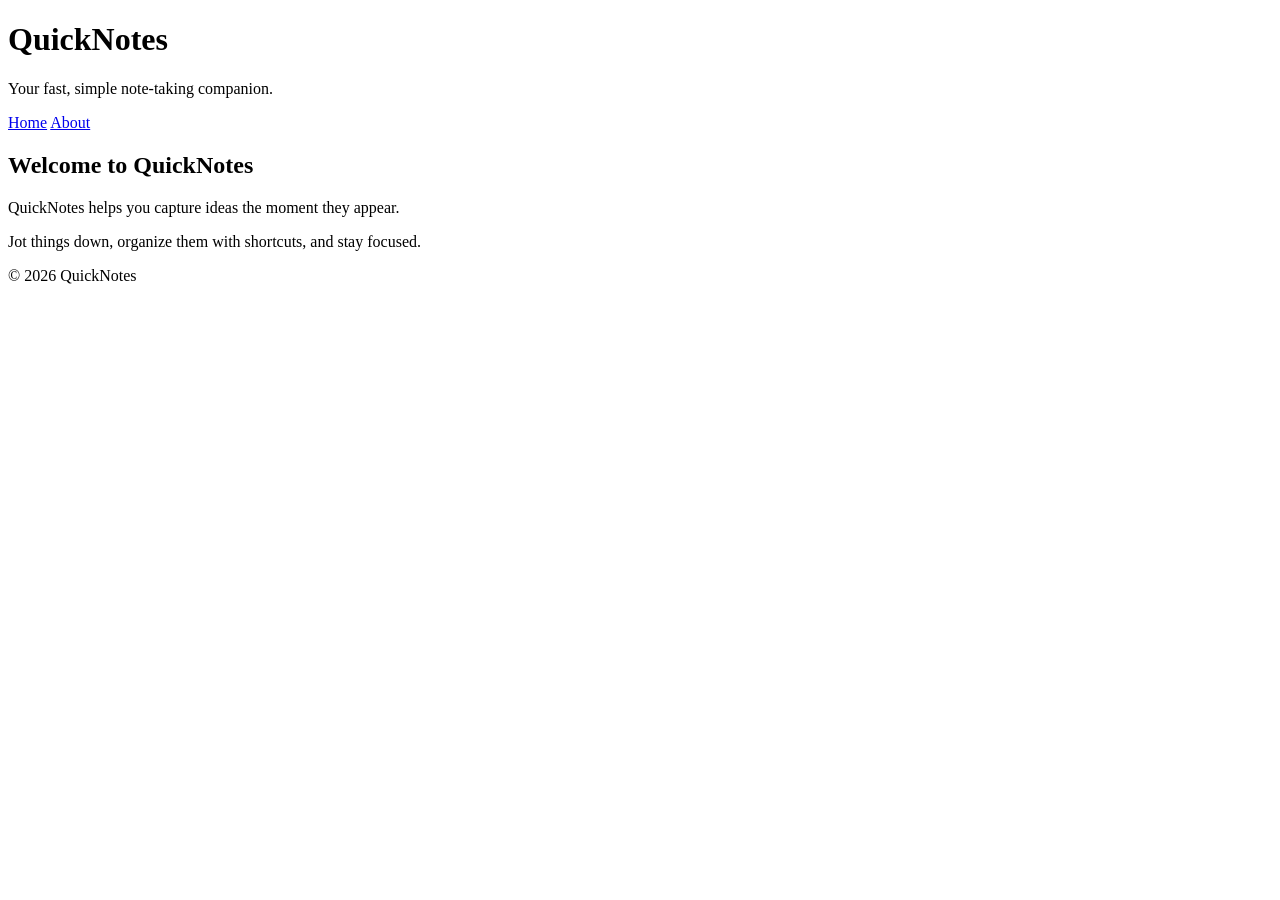
<file: index.html>
<!DOCTYPE html>
<html lang="en">
<head>
    <meta charset="UTF-8">
    <meta name="viewport" content="width=device-width, initial-scale=1.0">
    <title>QuickNotes</title>
<base target="_blank">
</head>
<body>
    <header>
        <h1>QuickNotes</h1>
        <p>Your fast, simple note-taking companion.</p>
        <nav>
            <a href="index.html">Home</a>
            <a href="about.html">About</a>
        </nav>
    </header>

    <main>
        <h2>Welcome to QuickNotes</h2>
        <p>QuickNotes helps you capture ideas the moment they appear.</p>
        <p>Jot things down, organize them with shortcuts, and stay focused.</p>
    </main>

    <footer>
        <p>&copy; 2026 QuickNotes</p>
    </footer>
</body>
</html>
</file>
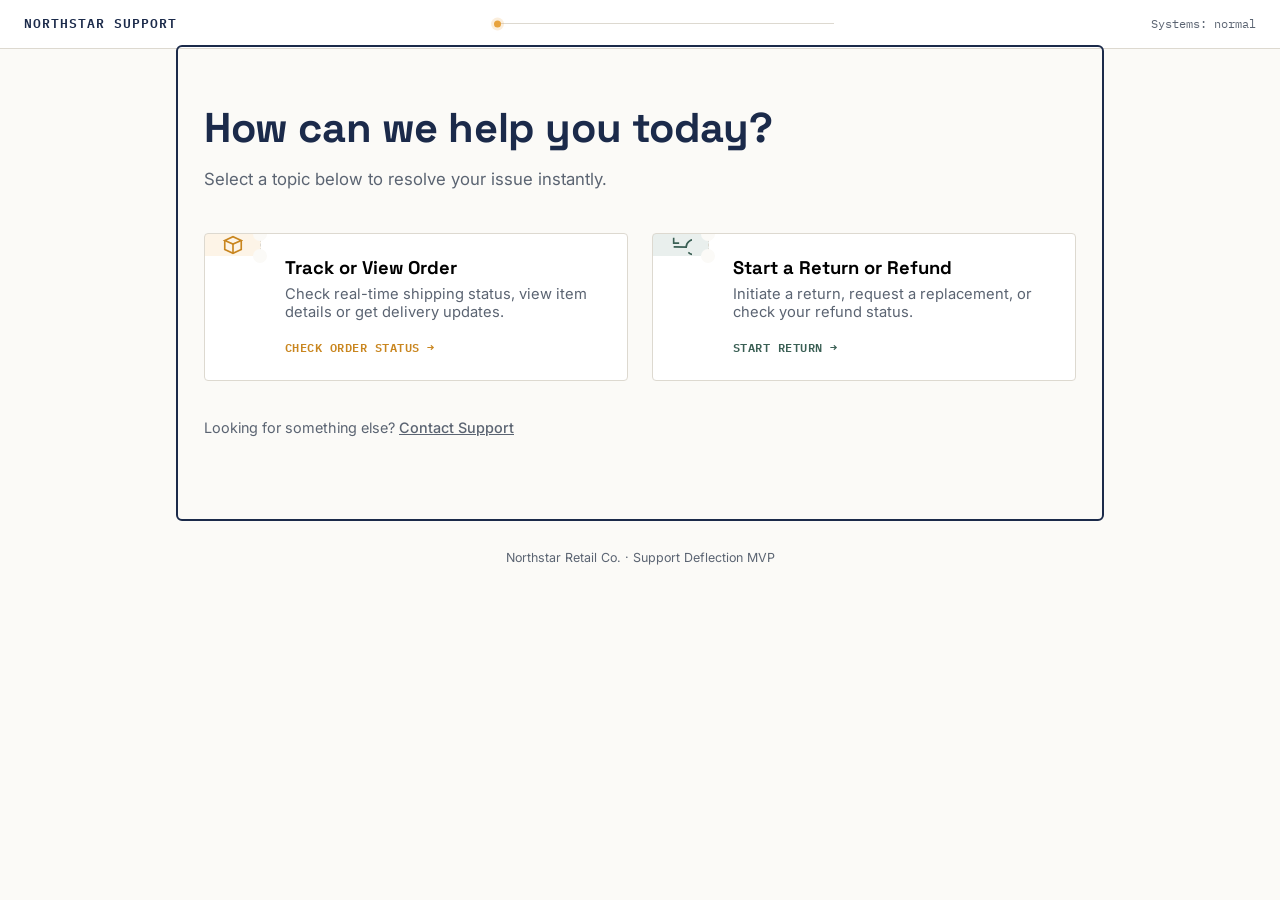
<file: day1/index.html>
<!DOCTYPE html>
<html lang="en">
<head>
<meta charset="UTF-8" />
<meta name="viewport" content="width=device-width, initial-scale=1.0" />
<title>Northstar Support</title>
<link rel="preconnect" href="https://fonts.googleapis.com">
<link href="https://fonts.googleapis.com/css2?family=Space+Grotesk:wght@500;600;700&family=Inter:wght@400;500;600&family=IBM+Plex+Mono:wght@500;600&display=swap" rel="stylesheet">
<style>
  :root{
    --navy:#1B2A4A;
    --paper:#FBFAF7;
    --amber:#E8A33D;
    --amber-deep:#C9861F;
    --sage:#4C7A6C;
    --sage-deep:#3A5F54;
    --slate:#5B6472;
    --line:#DDD9D0;
    --danger:#B3492B;
    --radius:4px;
    --display: 'Space Grotesk', system-ui, sans-serif;
    --body: 'Inter', system-ui, sans-serif;
    --mono: 'IBM Plex Mono', ui-monospace, monospace;
  }
  *{box-sizing:border-box;}
  body{
    margin:0;
    background:var(--paper);
    color:var(--navy);
    font-family:var(--body);
    line-height:1.5;
    -webkit-font-smoothing:antialiased;
  }
  a{color:inherit;}
  button{font-family:inherit;}

  /* focus visibility floor */
  :focus-visible{
    outline:2.5px solid var(--navy);
    outline-offset:2px;
    border-radius:2px;
  }

  .skip-link{
    position:absolute; left:-999px; top:0;
    background:var(--navy); color:#fff; padding:.6rem 1rem; z-index:100;
  }
  .skip-link:focus{ left:1rem; top:1rem; }

  /* ---------- header / manifest ticker (signature element) ---------- */
  header.bar{
    border-bottom:1px solid var(--line);
    background:#fff;
    padding:.9rem 1.5rem;
    display:flex; align-items:center; justify-content:space-between;
    gap:1rem; flex-wrap:wrap;
  }
  .brand{
    font-family:var(--mono); font-weight:600; font-size:.8rem;
    letter-spacing:.08em; text-transform:uppercase; color:var(--navy);
  }
  .ticker{
    flex:1; max-width:340px; height:1px; background:var(--line);
    position:relative; margin:0 1rem; min-width:120px;
  }
  .ticker .dot{
    position:absolute; top:50%; left:0; width:7px; height:7px;
    background:var(--amber); border-radius:50%; transform:translateY(-50%);
    animation:travel 4.5s linear infinite;
    box-shadow:0 0 0 3px rgba(232,163,61,.18);
  }
  @keyframes travel{
    0%{ left:0; } 100%{ left:calc(100% - 7px); }
  }
  .status-label{
    font-family:var(--mono); font-size:.72rem; color:var(--slate);
    white-space:nowrap;
  }
  @media (prefers-reduced-motion: reduce){
    .ticker .dot{ animation:none; left:50%; }
  }

  main{ max-width:920px; margin:0 auto; padding:3rem 1.5rem 4rem; }

  /* ---------- home view ---------- */
  .hero h1{
    font-family:var(--display); font-size:clamp(1.9rem,4vw,2.6rem);
    font-weight:700; margin:0 0 .5rem; letter-spacing:-.01em;
  }
  .hero p.sub{ color:var(--slate); font-size:1.05rem; margin:0 0 2.5rem; max-width:46ch; }

  .cards{
    display:grid; grid-template-columns:1fr 1fr; gap:1.5rem;
  }
  @media (max-width:640px){ .cards{ grid-template-columns:1fr; } }

  .ticket{
    position:relative; display:flex; background:#fff;
    border:1px solid var(--line); border-radius:var(--radius);
    text-align:left; padding:0; overflow:hidden; cursor:pointer;
    width:100%; transition:box-shadow .18s ease, transform .18s ease;
  }
  .ticket:hover{ box-shadow:0 6px 20px rgba(27,42,74,.08); transform:translateY(-1px); }
  .ticket .stub{
    width:56px; flex-shrink:0; display:flex; align-items:center; justify-content:center;
    border-right:1.5px dashed var(--line); position:relative;
  }
  .ticket .stub::before, .ticket .stub::after{
    content:''; position:absolute; width:14px; height:14px; background:var(--paper);
    border-radius:50%; right:-7px;
  }
  .ticket .stub::before{ top:-7px; }
  .ticket .stub::after{ bottom:-7px; }
  .ticket.order .stub{ background:rgba(232,163,61,.12); }
  .ticket.returns .stub{ background:rgba(76,122,108,.12); }
  .ticket .stub svg{ width:22px; height:22px; }
  .ticket.order .stub svg{ color:var(--amber-deep); }
  .ticket.returns .stub svg{ color:var(--sage-deep); }

  .ticket .body{ padding:1.4rem 1.5rem; }
  .ticket h2{ font-family:var(--display); font-size:1.15rem; margin:0 0 .4rem; }
  .ticket p{ color:var(--slate); font-size:.92rem; margin:0 0 1rem; }
  .ticket .cta{
    display:inline-flex; align-items:center; gap:.4rem;
    font-family:var(--mono); font-size:.78rem; font-weight:600;
    text-transform:uppercase; letter-spacing:.04em;
  }
  .ticket.order .cta{ color:var(--amber-deep); }
  .ticket.returns .cta{ color:var(--sage-deep); }

  .fallback{ margin-top:2.25rem; font-size:.9rem; color:var(--slate); }
  .fallback a{ text-decoration:underline; font-weight:500; }

  /* ---------- sub-page shell ---------- */
  .page-head{ display:flex; align-items:baseline; gap:.75rem; margin-bottom:1.75rem; }
  .back-link{ font-family:var(--mono); font-size:.78rem; color:var(--slate); text-decoration:none; }
  .back-link:hover{ text-decoration:underline; }
  .page-head h1{ font-family:var(--display); font-size:1.6rem; margin:0; }

  .panel{
    background:#fff; border:1px solid var(--line); border-radius:var(--radius);
    padding:1.75rem; max-width:560px;
  }
  fieldset{ border:none; padding:0; margin:0 0 1.1rem; }
  legend{ font-family:var(--mono); font-size:.75rem; text-transform:uppercase; letter-spacing:.05em; color:var(--slate); margin-bottom:.6rem; padding:0; }

  label{ display:block; font-size:.85rem; font-weight:600; margin-bottom:.35rem; }
  input[type=text], input[type=email], select{
    width:100%; padding:.65rem .75rem; border:1px solid var(--line); border-radius:var(--radius);
    font-family:var(--body); font-size:.95rem; background:#fff; color:var(--navy);
    margin-bottom:1rem;
  }
  input[type=text]#orderId, input#orderIdReturn{ font-family:var(--mono); letter-spacing:.02em; }
  .hint{ font-size:.78rem; color:var(--slate); margin:-0.7rem 0 1rem; }
  .radio-row{ display:flex; gap:1.25rem; margin-bottom:1rem; }
  .radio-row label{ font-weight:500; display:flex; align-items:center; gap:.4rem; margin-bottom:0; }

  .submit-btn{
    background:var(--navy); color:#fff; border:none; border-radius:var(--radius);
    padding:.75rem 1.4rem; font-size:.92rem; font-weight:600; cursor:pointer;
    width:100%;
  }
  .submit-btn:disabled{ opacity:.6; cursor:progress; }
  .submit-btn:hover:not(:disabled){ background:#233a63; }

  .status-region{ margin-top:1.25rem; font-size:.9rem; }
  .status-region[data-state="retrying"]{ color:var(--amber-deep); }
  .status-region[data-state="error"]{ color:var(--danger); }
  .status-region[data-state="success"]{ color:var(--sage-deep); }

  .result-card{
    margin-top:1.25rem; border:1px solid var(--line); border-radius:var(--radius);
    padding:1.25rem; background:#fbfbf9;
  }
  .result-card h3{ font-family:var(--display); font-size:1rem; margin:0 0 .75rem; }
  .track-steps{ list-style:none; padding:0; margin:0; display:flex; justify-content:space-between; }
  .track-steps li{ flex:1; text-align:center; font-size:.72rem; color:var(--line); position:relative; }
  .track-steps li::before{
    content:''; display:block; width:10px; height:10px; border-radius:50%;
    background:var(--line); margin:0 auto .4rem;
  }
  .track-steps li.done{ color:var(--sage-deep); }
  .track-steps li.done::before{ background:var(--sage-deep); }
  .track-steps li.current{ color:var(--amber-deep); font-weight:600; }
  .track-steps li.current::before{ background:var(--amber-deep); box-shadow:0 0 0 3px rgba(232,163,61,.2); }
  .ref-code{ font-family:var(--mono); background:#fff; border:1px dashed var(--line); padding:.15rem .5rem; border-radius:3px; }

  .visually-hidden{
    position:absolute; width:1px; height:1px; overflow:hidden; clip:rect(0 0 0 0); white-space:nowrap;
  }
  footer{ text-align:center; color:var(--slate); font-size:.78rem; padding:2rem 0 1rem; }
</style>
</head>
<body>

<a href="#main" class="skip-link">Skip to content</a>

<header class="bar">
  <span class="brand">Northstar Support</span>
  <div class="ticker" aria-hidden="true"><span class="dot"></span></div>
  <span class="status-label" id="systemsStatus">Systems: normal</span>
</header>

<main id="main" tabindex="-1"></main>

<footer>Northstar Retail Co. · Support Deflection MVP</footer>

<script>
/* =========================================================
   ANALYTICS — deflection tracking (Step 4 of the exec plan)
   ========================================================= */
function track(event, props){
  console.log('[analytics]', event, props || {});
}

/* =========================================================
   RETRY / BACKOFF — the tool the Day 4 pivot required.
   Exponential backoff with jitter, capped attempts, and a
   hard rule the Day 1-2 prototype got wrong at first:
   only retry TRANSIENT failures, never validation failures
   (e.g. "order not found" should fail once, not retry 3x).
   ========================================================= */
class NonRetryableError extends Error {}

async function withRetryBackoff(fn, { retries = 3, baseDelayMs = 400, onRetry } = {}) {
  let attempt = 0;
  while (true) {
    try {
      return await fn(attempt);
    } catch (err) {
      if (err instanceof NonRetryableError || attempt >= retries) {
        throw err;
      }
      const backoff = baseDelayMs * Math.pow(2, attempt);
      const jitter = Math.random() * baseDelayMs;
      const delay = backoff + jitter;
      attempt += 1;
      if (onRetry) onRetry(attempt, delay);
      await new Promise(res => setTimeout(res, delay));
    }
  }
}

/* Simulated flaky backend — fails transiently ~40% of the time
   (this is what the Day 4 pivot notice described happening for
   real ahead of a traffic spike), and fails HARD (non-retryable)
   if the order id doesn't match the known demo record. */
function simulateOrderLookup(orderId, contact) {
  return new Promise((resolve, reject) => {
    setTimeout(() => {
      if (orderId.trim().toUpperCase() !== 'NR-10294') {
        reject(new NonRetryableError('Order not found'));
        return;
      }
      if (Math.random() < 0.4) {
        reject(new Error('Network hiccup')); // transient, retryable
        return;
      }
      resolve({
        orderId: 'NR-10294',
        item: 'Trail Runner Jacket — Slate, M',
        step: 'shipped',
        eta: 'Aug 25',
      });
    }, 500);
  });
}

function simulateReturnSubmit(orderId, reason) {
  return new Promise((resolve, reject) => {
    setTimeout(() => {
      if (orderId.trim().toUpperCase() !== 'NR-10294') {
        reject(new NonRetryableError('Order not found'));
        return;
      }
      if (Math.random() < 0.4) {
        reject(new Error('Network hiccup'));
        return;
      }
      resolve({ referenceId: 'RTN-' + Math.floor(1000 + Math.random() * 9000) });
    }, 500);
  });
}

/* =========================================================
   ROUTER — hash-based, matches the Step 1 route plan:
   /support, /support/order-status, /support/returns-refunds
   ========================================================= */
const routes = {
  '#/support': renderHome,
  '#/support/order-status': renderOrderStatus,
  '#/support/returns-refunds': renderReturns,
};

function navigate(hash){ window.location.hash = hash; }

function router(){
  const hash = window.location.hash || '#/support';
  const render = routes[hash] || renderHome;
  render();
  const main = document.getElementById('main');
  main.focus();
}
window.addEventListener('hashchange', router);
window.addEventListener('DOMContentLoaded', router);

/* ---------------- HOME ---------------- */
function renderHome(){
  document.title = 'Support · Northstar';
  document.getElementById('main').innerHTML = `
    <div class="hero">
      <h1>How can we help you today?</h1>
      <p class="sub">Select a topic below to resolve your issue instantly.</p>
    </div>
    <div class="cards">
      <button class="ticket order" id="cardOrder" aria-describedby="descOrder">
        <span class="stub" aria-hidden="true">
          <svg viewBox="0 0 24 24" fill="none" stroke="currentColor" stroke-width="1.8"><path d="M3 7l9-4 9 4-9 4-9-4Z"/><path d="M3 7v10l9 4 9-4V7"/><path d="M12 11v10"/></svg>
        </span>
        <span class="body">
          <h2>Track or View Order</h2>
          <p id="descOrder">Check real-time shipping status, view item details or get delivery updates.</p>
          <span class="cta">Check Order Status →</span>
        </span>
      </button>
      <button class="ticket returns" id="cardReturns" aria-describedby="descReturns">
        <span class="stub" aria-hidden="true">
          <svg viewBox="0 0 24 24" fill="none" stroke="currentColor" stroke-width="1.8"><path d="M4 4v6h6"/><path d="M20 20a8 8 0 1 0-2.34-5.66L4 14"/></svg>
        </span>
        <span class="body">
          <h2>Start a Return or Refund</h2>
          <p id="descReturns">Initiate a return, request a replacement, or check your refund status.</p>
          <span class="cta">Start Return →</span>
        </span>
      </button>
    </div>
    <p class="fallback">Looking for something else? <a href="#" id="contactFallback">Contact Support</a></p>
  `;

  document.getElementById('cardOrder').addEventListener('click', () => {
    track('support_entry_selected', { category: 'order_status' });
    navigate('#/support/order-status');
  });
  document.getElementById('cardReturns').addEventListener('click', () => {
    track('support_entry_selected', { category: 'returns_refunds' });
    navigate('#/support/returns-refunds');
  });
  document.getElementById('contactFallback').addEventListener('click', (e) => {
    e.preventDefault();
    track('support_fallback_clicked', { category: 'contact_support' });
    alert('This would route to live chat / email support (outside MVP scope).');
  });
}

/* ---------------- ORDER STATUS ---------------- */
function renderOrderStatus(){
  document.title = 'Order Status · Northstar Support';
  document.getElementById('main').innerHTML = `
    <div class="page-head">
      <a href="#/support" class="back-link">← Support</a>
      <h1>Track or View Order</h1>
    </div>
    <div class="panel">
      <form id="orderForm" novalidate>
        <fieldset>
          <legend>Verify your order</legend>
          <label for="orderId">Order number</label>
          <input type="text" id="orderId" placeholder="NR-10294" aria-describedby="orderIdHint" required />
          <p class="hint" id="orderIdHint">Try demo order <span class="ref-code">NR-10294</span></p>

          <label for="contact">Email or zip code</label>
          <input type="text" id="contact" placeholder="you@email.com or 94103" required />
        </fieldset>
        <button type="submit" class="submit-btn" id="orderSubmit">Check Order Status</button>
      </form>
      <div class="status-region" id="orderStatusRegion" role="status" aria-live="polite"></div>
      <div id="orderResult"></div>
    </div>
  `;

  document.getElementById('orderForm').addEventListener('submit', async (e) => {
    e.preventDefault();
    const orderId = document.getElementById('orderId').value;
    const contact = document.getElementById('contact').value;
    const btn = document.getElementById('orderSubmit');
    const statusEl = document.getElementById('orderStatusRegion');
    const resultEl = document.getElementById('orderResult');

    track('support_lookup_submitted', { category: 'order_status' });
    btn.disabled = true;
    resultEl.innerHTML = '';
    statusEl.dataset.state = 'loading';
    statusEl.textContent = 'Checking order status…';

    try {
      const data = await withRetryBackoff(
        () => simulateOrderLookup(orderId, contact),
        {
          retries: 3,
          baseDelayMs: 500,
          onRetry: (attempt, delay) => {
            track('support_lookup_retry', { category: 'order_status', attempt });
            statusEl.dataset.state = 'retrying';
            statusEl.textContent = `Connection hiccup — retrying (${attempt}/3)…`;
          },
        }
      );
      statusEl.dataset.state = 'success';
      statusEl.textContent = 'Order found.';
      track('support_lookup_success', { category: 'order_status' });
      resultEl.innerHTML = renderTrackingCard(data);
    } catch (err) {
      statusEl.dataset.state = 'error';
      statusEl.textContent = err.message === 'Order not found'
        ? 'We couldn\u2019t find that order. Double-check the order number and try again.'
        : 'We\u2019re having trouble reaching order status right now. Please try again shortly.';
      track('support_lookup_failed', { category: 'order_status', reason: err.message });
    } finally {
      btn.disabled = false;
    }
  });
}

function renderTrackingCard(data){
  const steps = ['ordered', 'shipped', 'out_for_delivery', 'delivered'];
  const labels = { ordered: 'Ordered', shipped: 'Shipped', out_for_delivery: 'Out for delivery', delivered: 'Delivered' };
  const currentIndex = steps.indexOf(data.step === 'shipped' ? 'shipped' : data.step);
  const li = steps.map((s, i) => {
    const cls = i < currentIndex ? 'done' : i === currentIndex ? 'current' : '';
    return `<li class="${cls}">${labels[s]}</li>`;
  }).join('');
  return `
    <div class="result-card">
      <h3>${data.orderId}</h3>
      <p style="margin:0 0 1rem;color:var(--slate);font-size:.9rem;">${data.item} · Est. delivery <strong>${data.eta}</strong></p>
      <ul class="track-steps">${li}</ul>
    </div>
  `;
}

/* ---------------- RETURNS & REFUNDS ---------------- */
function renderReturns(){
  document.title = 'Returns & Refunds · Northstar Support';
  document.getElementById('main').innerHTML = `
    <div class="page-head">
      <a href="#/support" class="back-link">← Support</a>
      <h1>Start a Return or Refund</h1>
    </div>
    <div class="panel">
      <form id="returnForm" novalidate>
        <fieldset>
          <legend>Return details</legend>
          <label for="orderIdReturn">Order number</label>
          <input type="text" id="orderIdReturn" placeholder="NR-10294" aria-describedby="returnIdHint" required />
          <p class="hint" id="returnIdHint">Try demo order <span class="ref-code">NR-10294</span></p>

          <label for="reason">Reason for return</label>
          <select id="reason" required>
            <option value="">Select a reason…</option>
            <option>Wrong item received</option>
            <option>Item damaged or defective</option>
            <option>No longer needed</option>
            <option>Item didn't match description</option>
            <option>Other</option>
          </select>
        </fieldset>
        <button type="submit" class="submit-btn" id="returnSubmit">Start Return</button>
      </form>
      <div class="status-region" id="returnStatusRegion" role="status" aria-live="polite"></div>
      <div id="returnResult"></div>
    </div>
  `;

  document.getElementById('returnForm').addEventListener('submit', async (e) => {
    e.preventDefault();
    const orderId = document.getElementById('orderIdReturn').value;
    const reason = document.getElementById('reason').value;
    const btn = document.getElementById('returnSubmit');
    const statusEl = document.getElementById('returnStatusRegion');
    const resultEl = document.getElementById('returnResult');

    track('support_return_submitted', { category: 'returns_refunds', reason });
    btn.disabled = true;
    resultEl.innerHTML = '';
    statusEl.dataset.state = 'loading';
    statusEl.textContent = 'Submitting your return request…';

    try {
      const data = await withRetryBackoff(
        () => simulateReturnSubmit(orderId, reason),
        {
          retries: 3,
          baseDelayMs: 500,
          onRetry: (attempt, delay) => {
            track('support_return_retry', { category: 'returns_refunds', attempt });
            statusEl.dataset.state = 'retrying';
            statusEl.textContent = `Connection hiccup — retrying (${attempt}/3)…`;
          },
        }
      );
      statusEl.dataset.state = 'success';
      statusEl.textContent = 'Return request received.';
      track('support_return_success', { category: 'returns_refunds' });
      resultEl.innerHTML = `
        <div class="result-card">
          <h3>Reference <span class="ref-code">${data.referenceId}</span></h3>
          <p style="margin:0;color:var(--slate);font-size:.9rem;">
            We'll email return instructions within 24 hours. Refunds post 3–5 business
            days after the item is received.
          </p>
        </div>
      `;
    } catch (err) {
      statusEl.dataset.state = 'error';
      statusEl.textContent = err.message === 'Order not found'
        ? 'We couldn\u2019t find that order. Double-check the order number and try again.'
        : 'We\u2019re having trouble submitting this right now. Please try again shortly.';
      track('support_return_failed', { category: 'returns_refunds', reason: err.message });
    } finally {
      btn.disabled = false;
    }
  });
}
</script>
</body>
</html>
</file>
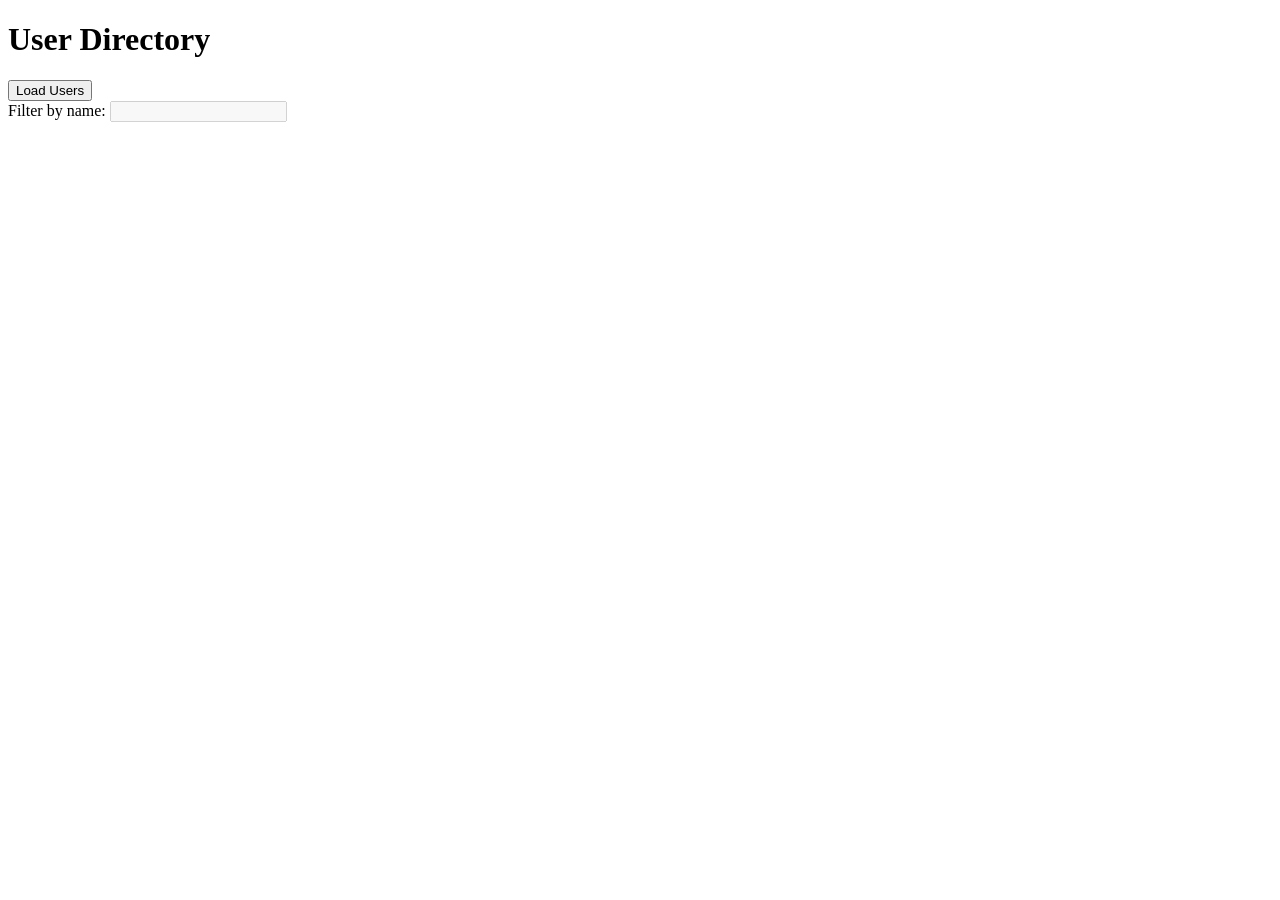
<file: day5/index.html>
<!DOCTYPE html>
<html lang="en">
<head>
    <meta charset="UTF-8">
    <meta name="viewport" content="width=device-width, initial-scale=1.0">
    <title>Day 5 - User Fetcher</title>
</head>
<body>
    <main>
        <h1>User Directory</h1>
        
        <button id="load-users">Load Users</button>
        
        <div>
            <label for="filter-input">Filter by name:</label>
            <input type="text" id="filter-input" disabled>
        </div>
        
        <p id="status"></p>
        
        <ul id="users-list"></ul>
    </main>

    <script src="users.js" defer></script>
</body>
</html>
</file>
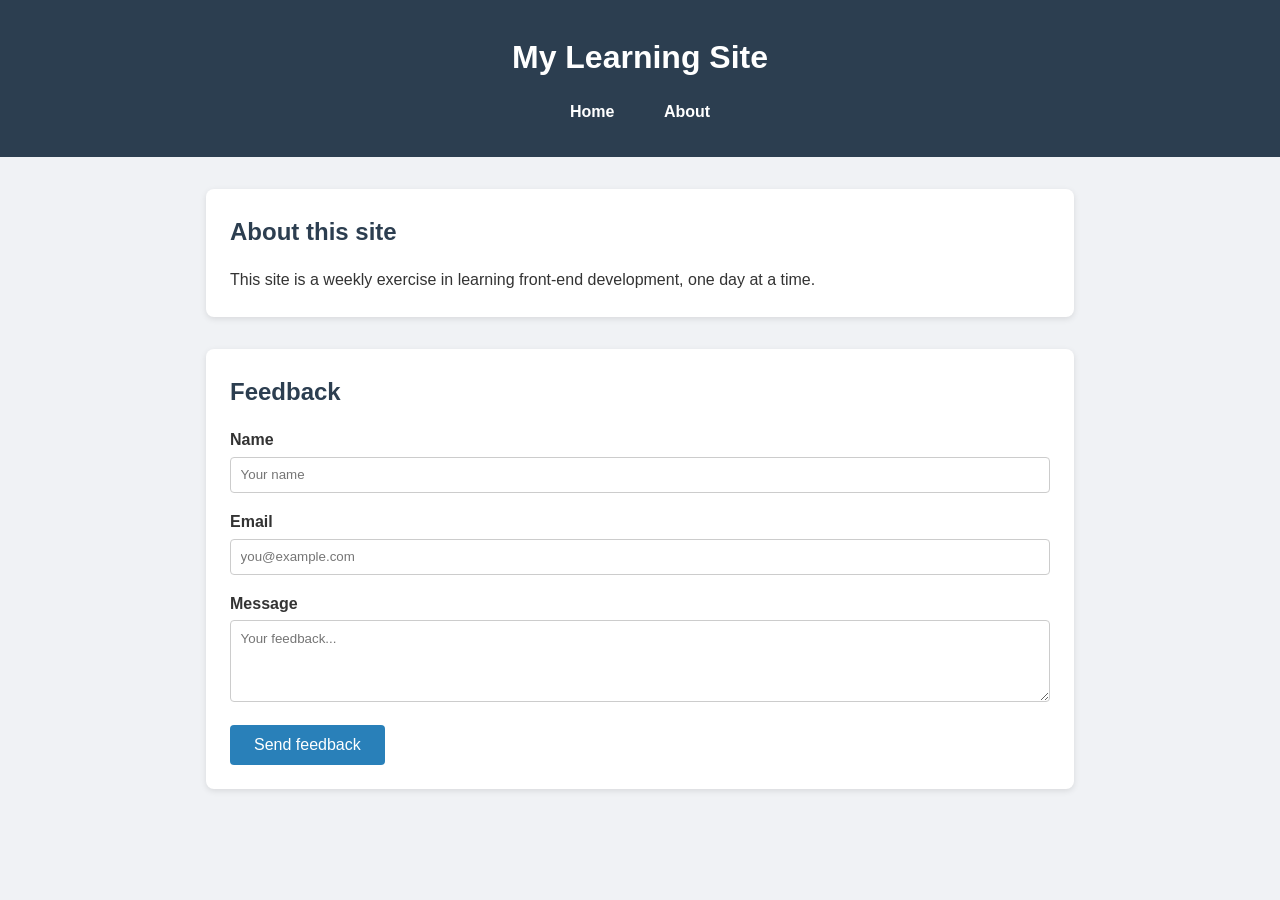
<file: about day2.html>
<!DOCTYPE html>
<html lang="en">
<head>
  <meta charset="UTF-8">
  <meta name="viewport" content="width=device-width, initial-scale=1.0">
  <title>Day 2 – About</title>
  <link rel="stylesheet" href="style.css">
</head>
<body>

  <header>
    <h1>My Learning Site</h1>
    <nav>
      <ul>
        <li><a href="index.html">Home</a></li>
        <li><a href="about.html">About</a></li>
      </ul>
    </nav>
  </header>

  <main>
    <section>
      <h2>About this site</h2>
      <p>This site is a weekly exercise in learning front-end development, one day at a time.</p>
    </section>

    <section>
      <h2>Feedback</h2>
      <form action="#" method="post">
        <label for="name">Name</label>
        <input type="text" id="name" name="name" placeholder="Your name">

        <label for="email">Email</label>
        <input type="email" id="email" name="email" placeholder="you@example.com">

        <label for="message">Message</label>
        <textarea id="message" name="message" rows="4" placeholder="Your feedback..."></textarea>

        <button type="submit">Send feedback</button>
      </form>
    </section>
  </main>

</body>
</html>
</file>
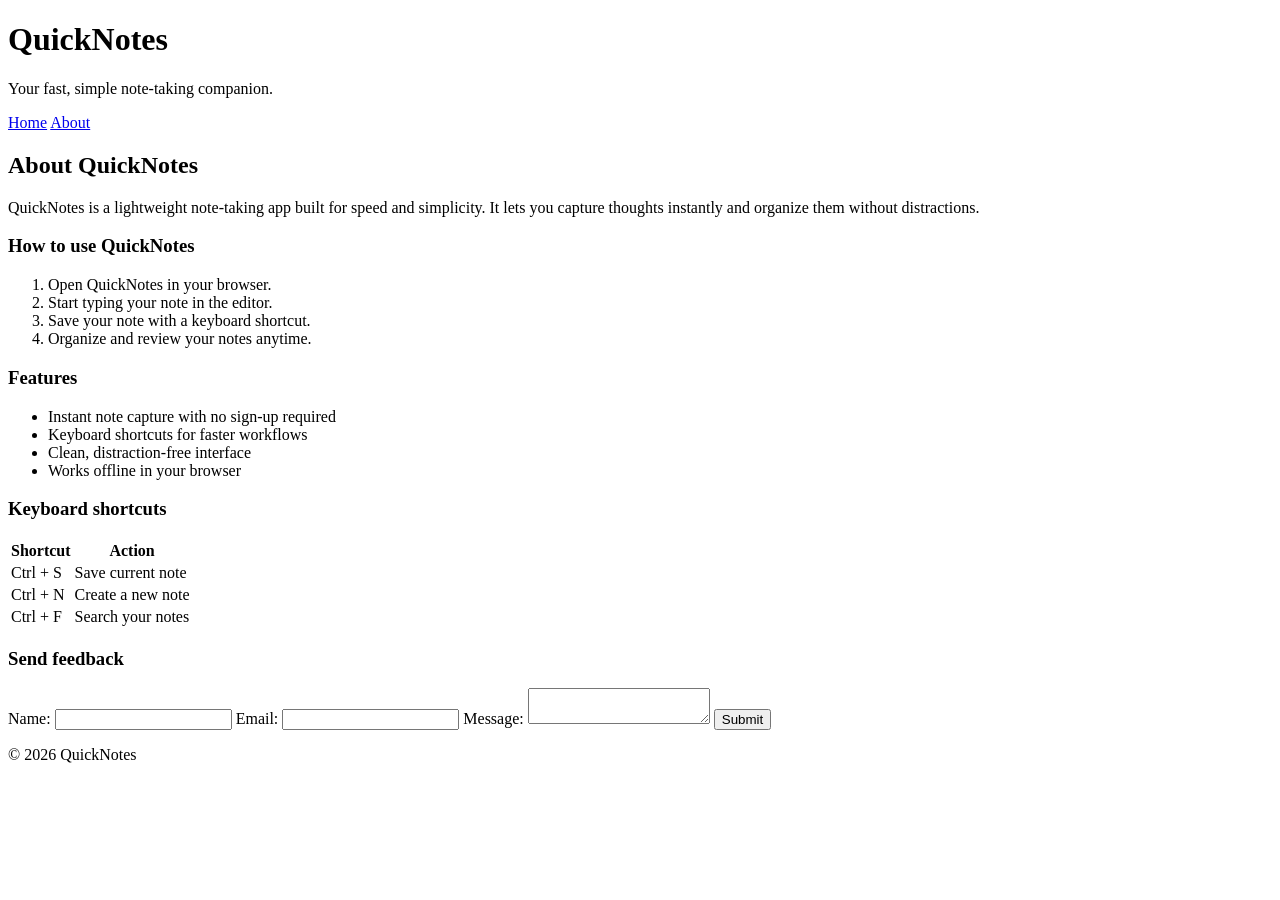
<file: about.html>
<!DOCTYPE html>
<html lang="en">
<head>
    <meta charset="UTF-8">
    <meta name="viewport" content="width=device-width, initial-scale=1.0">
    <title>About - QuickNotes</title>
</head>
<body>
    <header>
        <h1>QuickNotes</h1>
        <p>Your fast, simple note-taking companion.</p>
        <nav>
            <a href="index.html">Home</a>
            <a href="about.html">About</a>
        </nav>
    </header>

    <main>
        <h2>About QuickNotes</h2>
        <p>QuickNotes is a lightweight note-taking app built for speed and simplicity. It lets you capture thoughts instantly and organize them without distractions.</p>

        <section>
            <h3>How to use QuickNotes</h3>
            <ol>
                <li>Open QuickNotes in your browser.</li>
                <li>Start typing your note in the editor.</li>
                <li>Save your note with a keyboard shortcut.</li>
                <li>Organize and review your notes anytime.</li>
            </ol>
        </section>

        <section>
            <h3>Features</h3>
            <ul>
                <li>Instant note capture with no sign-up required</li>
                <li>Keyboard shortcuts for faster workflows</li>
                <li>Clean, distraction-free interface</li>
                <li>Works offline in your browser</li>
            </ul>
        </section>

        <section>
            <h3>Keyboard shortcuts</h3>
            <table>
                <tr>
                    <th>Shortcut</th>
                    <th>Action</th>
                </tr>
                <tr>
                    <td>Ctrl + S</td>
                    <td>Save current note</td>
                </tr>
                <tr>
                    <td>Ctrl + N</td>
                    <td>Create a new note</td>
                </tr>
                <tr>
                    <td>Ctrl + F</td>
                    <td>Search your notes</td>
                </tr>
            </table>
        </section>

        <section>
            <h3>Send feedback</h3>
            <form action="#" method="post">
                <label for="name">Name:</label>
                <input type="text" id="name" name="name" required>

                <label for="email">Email:</label>
                <input type="email" id="email" name="email" required>

                <label for="message">Message:</label>
                <textarea id="message" name="message" required></textarea>

                <button type="submit">Submit</button>
            </form>
        </section>
    </main>

    <footer>
        <p>&copy; 2026 QuickNotes</p>
    </footer>
</body>
</html>
</file>
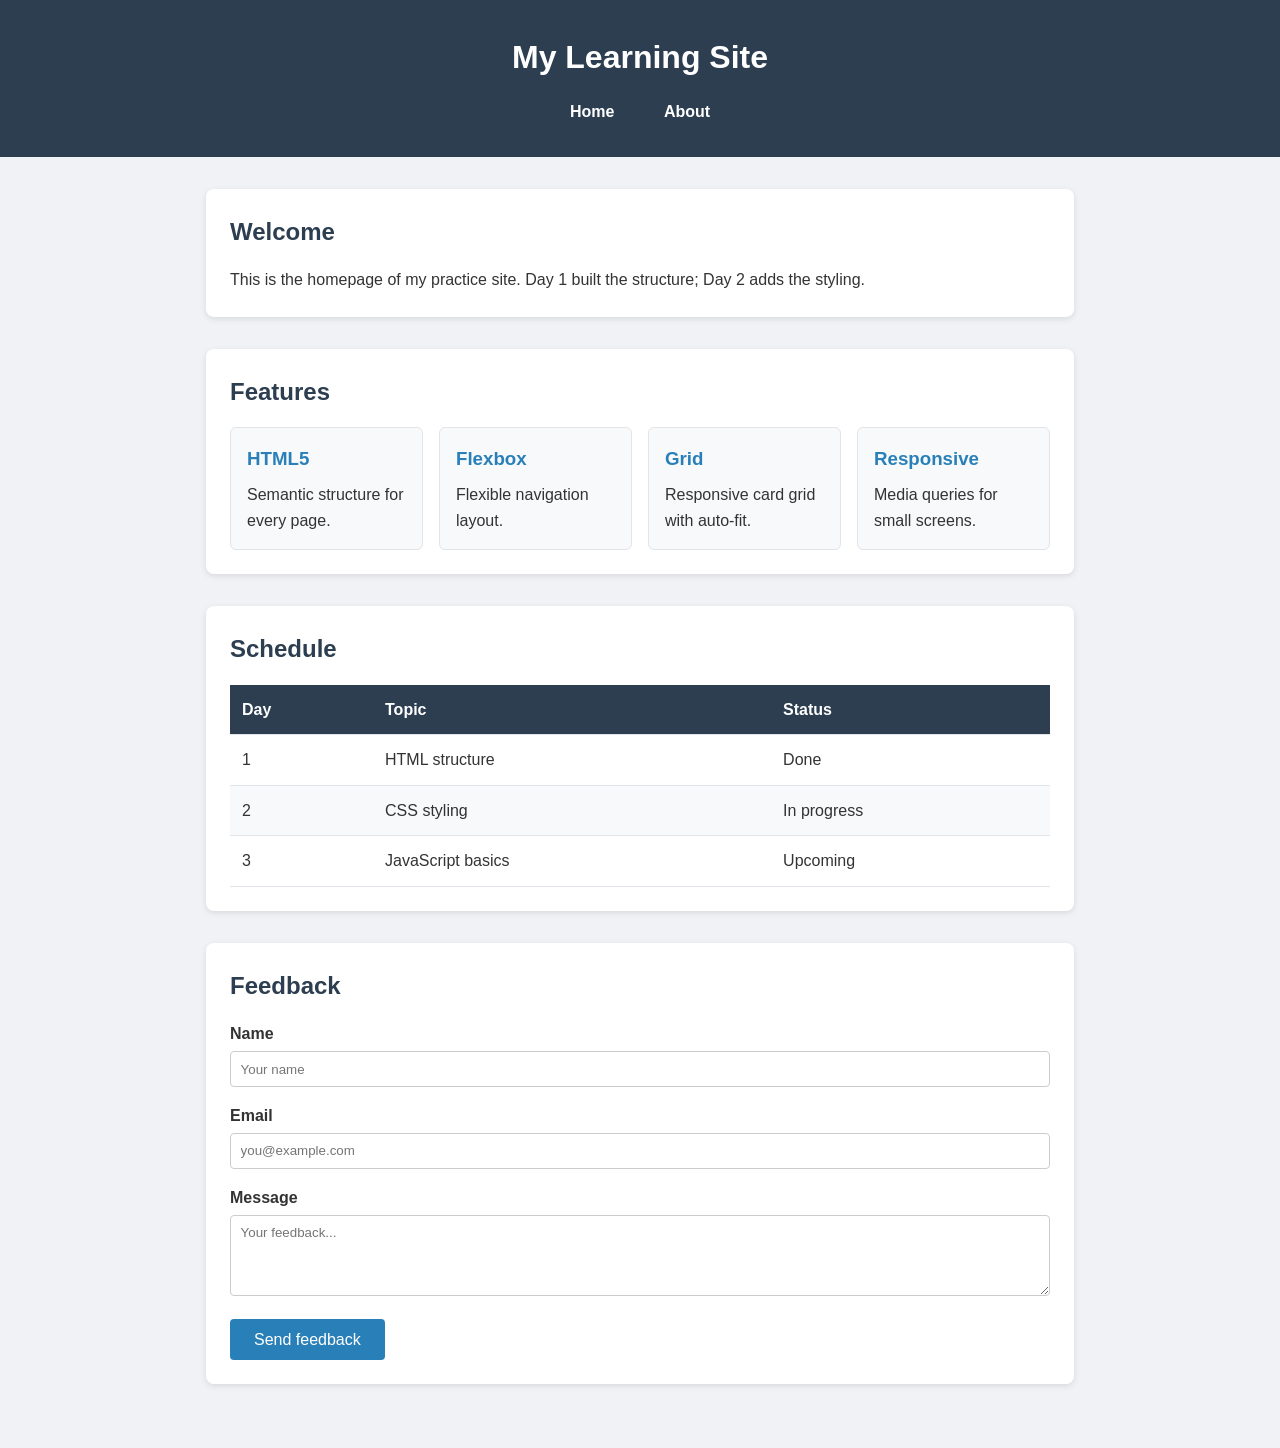
<file: index day2.html>
<!DOCTYPE html>
<html lang="en">
<head>
  <meta charset="UTF-8">
  <meta name="viewport" content="width=device-width, initial-scale=1.0">
  <title>Day 2 – Home</title>
  <link rel="stylesheet" href="style.css">
</head>
<body>

  <header>
    <h1>My Learning Site</h1>
    <nav>
      <ul>
        <li><a href="index.html">Home</a></li>
        <li><a href="about.html">About</a></li>
      </ul>
    </nav>
  </header>

  <main>
    <section>
      <h2>Welcome</h2>
      <p>This is the homepage of my practice site. Day 1 built the structure; Day 2 adds the styling.</p>
    </section>

    <section>
      <h2>Features</h2>
      <ul class="features">
        <li class="card"><h3>HTML5</h3><p>Semantic structure for every page.</p></li>
        <li class="card"><h3>Flexbox</h3><p>Flexible navigation layout.</p></li>
        <li class="card"><h3>Grid</h3><p>Responsive card grid with auto-fit.</p></li>
        <li class="card"><h3>Responsive</h3><p>Media queries for small screens.</p></li>
      </ul>
    </section>

    <section>
      <h2>Schedule</h2>
      <table>
        <thead>
          <tr><th>Day</th><th>Topic</th><th>Status</th></tr>
        </thead>
        <tbody>
          <tr><td>1</td><td>HTML structure</td><td>Done</td></tr>
          <tr><td>2</td><td>CSS styling</td><td>In progress</td></tr>
          <tr><td>3</td><td>JavaScript basics</td><td>Upcoming</td></tr>
        </tbody>
      </table>
    </section>

    <section>
      <h2>Feedback</h2>
      <form action="#" method="post">
        <label for="name">Name</label>
        <input type="text" id="name" name="name" placeholder="Your name">

        <label for="email">Email</label>
        <input type="email" id="email" name="email" placeholder="you@example.com">

        <label for="message">Message</label>
        <textarea id="message" name="message" rows="4" placeholder="Your feedback..."></textarea>

        <button type="submit">Send feedback</button>
      </form>
    </section>
  </main>

</body>
</html>
</file>
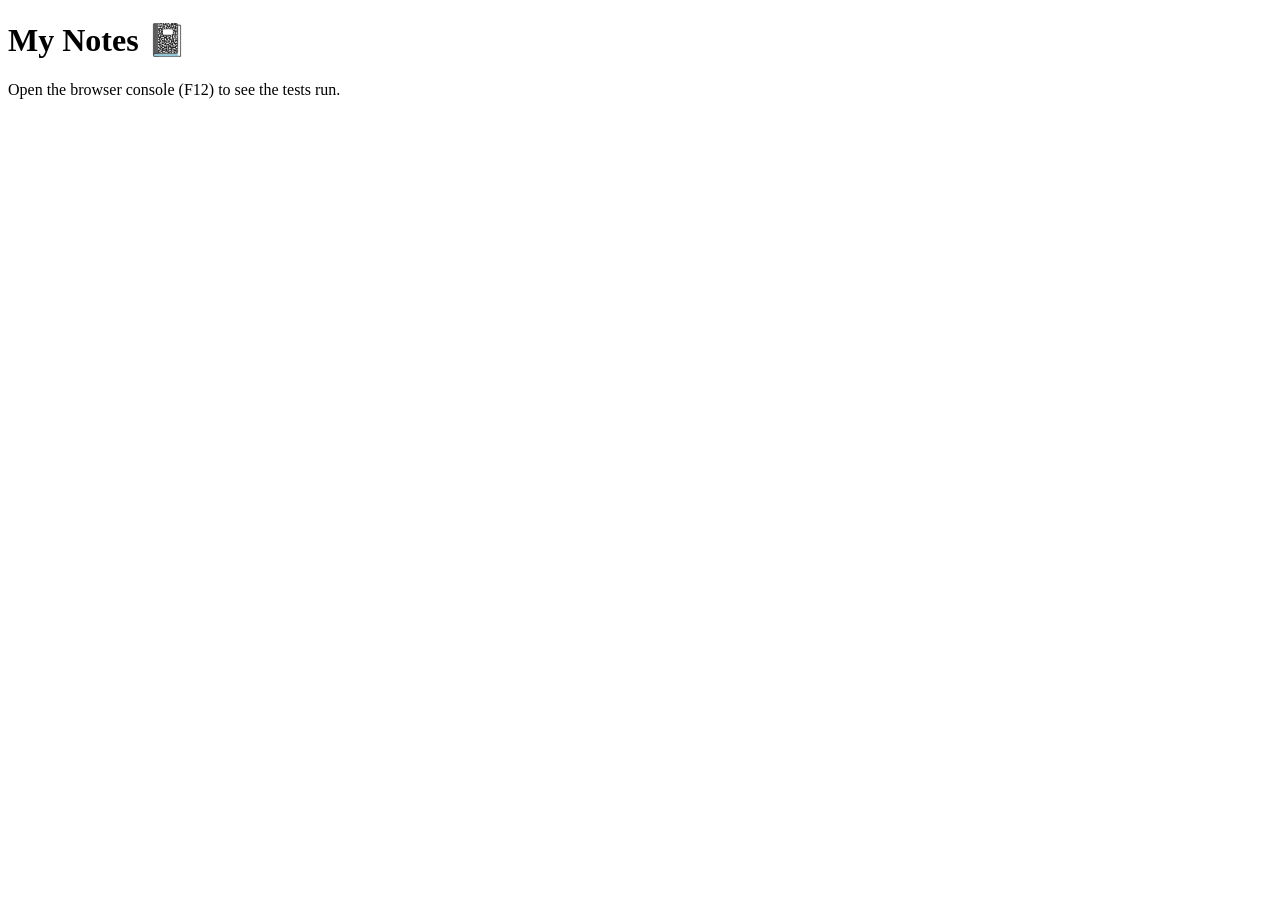
<file: Day 3 assignment/index day3.html>
<!DOCTYPE html>
<html lang="en">
<head>
  <meta charset="UTF-8">
  <meta name="viewport" content="width=device-width, initial-scale=1.0">
  <title>Day 3 – My Notes</title>
</head>
<body>
  <h1>My Notes 📓</h1>
  <p>Open the browser console (F12) to see the tests run.</p>
  <script src="notes.js"></script>
</body>
</html>
</file>
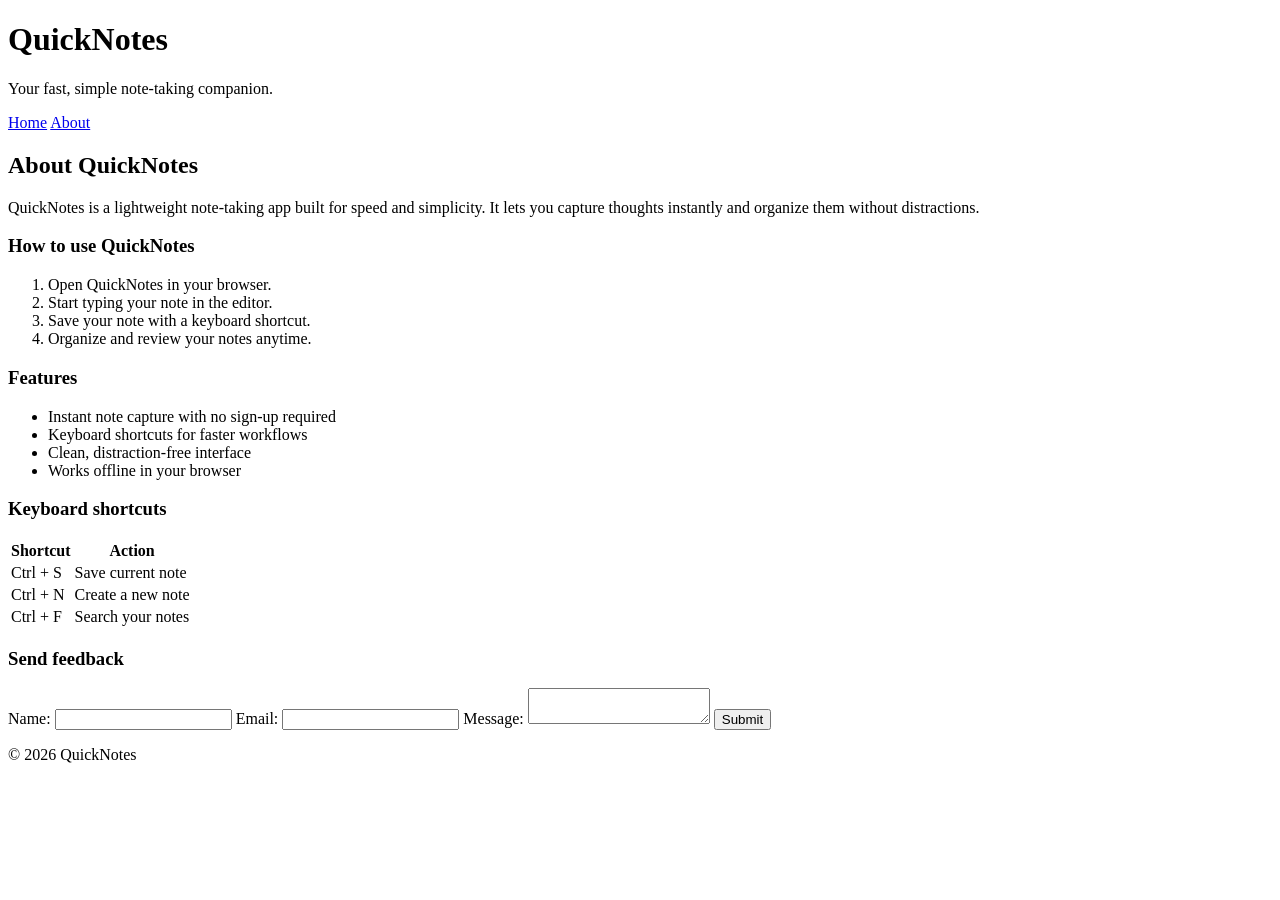
<file: day1/about.html>
<!DOCTYPE html>
<html lang="en">
<head>
    <meta charset="UTF-8">
    <meta name="viewport" content="width=device-width, initial-scale=1.0">
    <title>About - QuickNotes</title>
</head>
<body>
    <header>
        <h1>QuickNotes</h1>
        <p>Your fast, simple note-taking companion.</p>
        <nav>
            <a href="index.html">Home</a>
            <a href="about.html">About</a>
        </nav>
    </header>

    <main>
        <h2>About QuickNotes</h2>
        <p>QuickNotes is a lightweight note-taking app built for speed and simplicity. It lets you capture thoughts instantly and organize them without distractions.</p>

        <section>
            <h3>How to use QuickNotes</h3>
            <ol>
                <li>Open QuickNotes in your browser.</li>
                <li>Start typing your note in the editor.</li>
                <li>Save your note with a keyboard shortcut.</li>
                <li>Organize and review your notes anytime.</li>
            </ol>
        </section>

        <section>
            <h3>Features</h3>
            <ul>
                <li>Instant note capture with no sign-up required</li>
                <li>Keyboard shortcuts for faster workflows</li>
                <li>Clean, distraction-free interface</li>
                <li>Works offline in your browser</li>
            </ul>
        </section>

        <section>
            <h3>Keyboard shortcuts</h3>
            <table>
                <tr>
                    <th>Shortcut</th>
                    <th>Action</th>
                </tr>
                <tr>
                    <td>Ctrl + S</td>
                    <td>Save current note</td>
                </tr>
                <tr>
                    <td>Ctrl + N</td>
                    <td>Create a new note</td>
                </tr>
                <tr>
                    <td>Ctrl + F</td>
                    <td>Search your notes</td>
                </tr>
            </table>
        </section>

        <section>
            <h3>Send feedback</h3>
            <form action="#" method="post">
                <label for="name">Name:</label>
                <input type="text" id="name" name="name" required>

                <label for="email">Email:</label>
                <input type="email" id="email" name="email" required>

                <label for="message">Message:</label>
                <textarea id="message" name="message" required></textarea>

                <button type="submit">Submit</button>
            </form>
        </section>
    </main>

    <footer>
        <p>&copy; 2026 QuickNotes</p>
    </footer>
</body>
</html>
</file>
<file: style.css>
/* ============================================
   Day 2 assignment – style.css
   ============================================ */

/* ---------- 1. Reset ---------- */
*,
*::before,
*::after {
  margin: 0;
  padding: 0;
  box-sizing: border-box;
}

ul {
  list-style: none;
}

img {
  max-width: 100%;
  display: block;
}

/* ---------- 2. Base body styles ---------- */
body {
  font-family: Arial, Helvetica, sans-serif;
  line-height: 1.6;
  color: #333;
  background-color: #f0f2f5;
}

/* ---------- 3. Header ---------- */
header {
  background-color: #2c3e50;
  color: #fff;
  text-align: center;
  padding: 2rem 1rem;
}

header h1 {
  font-size: 2rem;
  margin-bottom: 1rem;
}

/* ---------- 4. Navigation: Flexbox, centred row ---------- */
nav ul {
  display: flex;
  justify-content: center;
  gap: 1.5rem;
}

nav a {
  color: #fff;
  text-decoration: none;
  font-weight: bold;
  padding: 0.4rem 0.8rem;
  border-radius: 4px;
  /* transition for hover effect */
  transition: background-color 0.3s ease;
}

nav a:hover {
  background-color: #34495e;
}

/* ---------- 5. Main: centred with max-width ---------- */
main {
  max-width: 900px;
  margin-left: auto;
  margin-right: auto;
  padding: 2rem 1rem;
}

/* ---------- 6. Sections: white card look ---------- */
section {
  background-color: #fff;
  border-radius: 8px;
  box-shadow: 0 2px 6px rgba(0, 0, 0, 0.1);
  padding: 1.5rem;
  margin-bottom: 2rem;
}

section h2 {
  margin-bottom: 1rem;
  color: #2c3e50;
}

/* ---------- 7. Features: responsive card grid ---------- */
.features {
  display: grid;
  grid-template-columns: repeat(auto-fit, minmax(180px, 1fr));
  gap: 1rem;
}

.features .card {
  background-color: #f8f9fa;
  border: 1px solid #e1e4e8;
  border-radius: 6px;
  padding: 1rem;
}

.features .card h3 {
  margin-bottom: 0.5rem;
  color: #2980b9;
}

/* ---------- 8. Table ---------- */
table {
  width: 100%;
  border-collapse: collapse;
}

th,
td {
  text-align: left;
  padding: 0.75rem;
  border-bottom: 1px solid #e1e4e8;
}

thead th {
  background-color: #2c3e50;
  color: #fff;
}

tbody tr:nth-child(even) {
  background-color: #f8f9fa;
}

tbody tr:hover {
  background-color: #eaf2f8;
}

/* ---------- 9. Feedback form ---------- */
form label {
  display: block;
  margin: 1rem 0 0.25rem;
  font-weight: bold;
}

form input,
form textarea {
  width: 100%;
  padding: 0.6rem;
  border: 1px solid #ccc;
  border-radius: 4px;
  font-family: inherit;
  transition: border-color 0.3s ease, box-shadow 0.3s ease;
}

form input:focus,
form textarea:focus {
  outline: none;
  border-color: #2980b9;
  box-shadow: 0 0 0 3px rgba(41, 128, 185, 0.2);
}

button {
  display: inline-block;
  margin-top: 1rem;
  padding: 0.7rem 1.5rem;
  background-color: #2980b9;
  color: #fff;
  border: none;
  border-radius: 4px;
  font-size: 1rem;
  cursor: pointer;
  /* transition for hover effect */
  transition: background-color 0.3s ease, transform 0.3s ease;
}

button:hover {
  background-color: #21618c;
  transform: translateY(-2px);
}

/* ---------- 10. Media query: smaller header on phones ---------- */
@media (max-width: 600px) {
  header {
    padding: 1rem;
  }

  header h1 {
    font-size: 1.3rem;
    margin-bottom: 0.6rem;
  }
}
</file>
